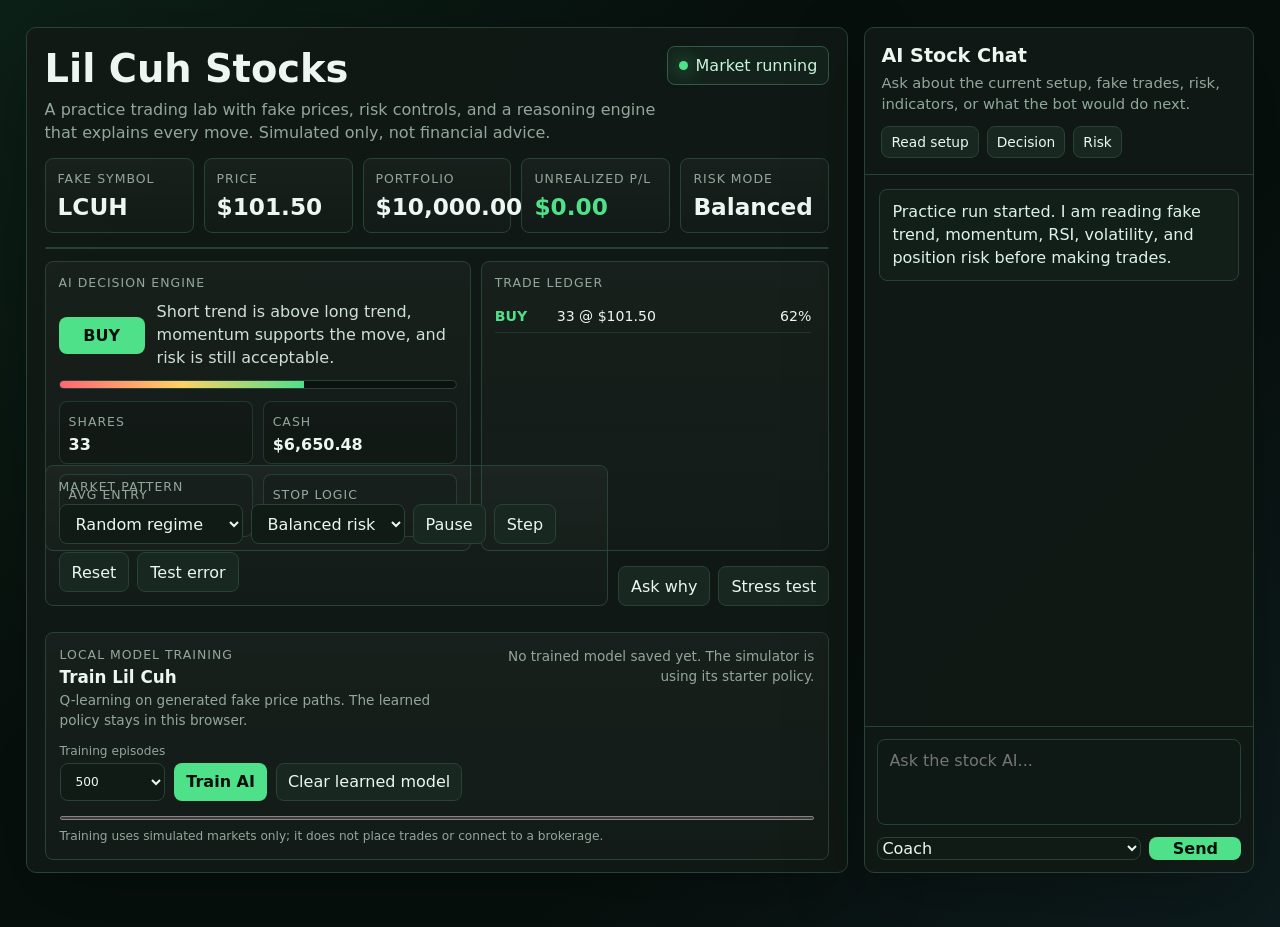
<file: public/lilcuh-ai.html>
<!DOCTYPE html>
<html lang="en">
<head>
<meta charset="UTF-8">
<meta name="viewport" content="width=device-width, initial-scale=1.0">
<title>Lil Cuh Stocks</title>
<style>
:root {
  color-scheme: dark;
  --bg: #07100d;
  --panel: #101915;
  --panel-2: #16221d;
  --line: #274237;
  --text: #edf7f1;
  --muted: #92a79c;
  --green: #4fe08a;
  --red: #ff6575;
  --gold: #ffd166;
  --blue: #62b6ff;
  --ink: #07100d;
}

* { box-sizing: border-box; }

body {
  margin: 0;
  min-height: 100vh;
  overflow: hidden;
  background:
    linear-gradient(135deg, rgba(79, 224, 138, 0.08), transparent 35%),
    linear-gradient(315deg, rgba(98, 182, 255, 0.07), transparent 35%),
    var(--bg);
  color: var(--text);
  font-family: Inter, ui-sans-serif, system-ui, -apple-system, BlinkMacSystemFont, "Segoe UI", sans-serif;
}

button, input, select, textarea {
  font: inherit;
}

button {
  border: 1px solid var(--line);
  background: #182720;
  color: var(--text);
  border-radius: 8px;
  cursor: pointer;
  transition: border-color 0.16s ease, background 0.16s ease, transform 0.16s ease;
}

button:hover {
  border-color: #3f705c;
  background: #20382d;
  transform: translateY(-1px);
}

.shell {
  width: min(1500px, 96vw);
  height: min(930px, 94vh);
  margin: 3vh auto;
  display: grid;
  grid-template-columns: minmax(0, 1fr) 390px;
  gap: 16px;
}

.market, .chat-panel {
  min-height: 0;
  border: 1px solid var(--line);
  background: rgba(16, 25, 21, 0.94);
  box-shadow: 0 24px 80px rgba(0, 0, 0, 0.25);
}

.market {
  display: grid;
  grid-template-rows: auto auto minmax(0, 1fr) auto;
  gap: 14px;
  padding: 18px;
  border-radius: 10px;
}

.chat-panel {
  display: grid;
  grid-template-rows: auto minmax(0, 1fr) auto;
  border-radius: 10px;
  overflow: hidden;
}

.top-row, .stat-grid, .control-row, .brain-grid, .position-grid {
  display: grid;
  gap: 10px;
}

.top-row {
  grid-template-columns: minmax(0, 1fr) auto;
  align-items: start;
}

.title h1 {
  margin: 0;
  font-size: clamp(1.7rem, 3vw, 2.65rem);
  letter-spacing: 0;
}

.title p {
  margin: 7px 0 0;
  color: var(--muted);
  max-width: 720px;
  line-height: 1.45;
}

.badge {
  display: inline-flex;
  align-items: center;
  gap: 8px;
  padding: 9px 11px;
  border: 1px solid #335849;
  border-radius: 8px;
  color: #c9f5dc;
  background: #13231b;
  white-space: nowrap;
}

.pulse {
  width: 9px;
  height: 9px;
  border-radius: 50%;
  background: var(--green);
  box-shadow: 0 0 18px rgba(79, 224, 138, 0.85);
}

.stat-grid {
  grid-template-columns: repeat(5, minmax(120px, 1fr));
}

.stat, .brain-card, .ledger, .chart-wrap, .control-card {
  border: 1px solid var(--line);
  background: linear-gradient(180deg, rgba(255, 255, 255, 0.035), rgba(255, 255, 255, 0.01));
  border-radius: 8px;
}

.stat {
  padding: 12px;
  min-width: 0;
}

.label {
  color: var(--muted);
  font-size: 0.78rem;
  text-transform: uppercase;
  letter-spacing: 0.08em;
}

.value {
  margin-top: 7px;
  font-size: 1.45rem;
  font-weight: 800;
  white-space: nowrap;
}

.green { color: var(--green); }
.red { color: var(--red); }
.gold { color: var(--gold); }
.blue { color: var(--blue); }

.chart-wrap {
  min-height: 0;
  display: grid;
  grid-template-rows: minmax(0, 1fr) auto;
  overflow: hidden;
}

canvas {
  width: 100%;
  height: 100%;
  display: block;
  background:
    linear-gradient(rgba(255, 255, 255, 0.035) 1px, transparent 1px),
    linear-gradient(90deg, rgba(255, 255, 255, 0.035) 1px, transparent 1px),
    #0a1410;
  background-size: 48px 48px;
}

.ticker-strip {
  display: grid;
  grid-template-columns: repeat(4, 1fr);
  border-top: 1px solid var(--line);
}

.ticker {
  padding: 11px 12px;
  border-right: 1px solid var(--line);
  min-width: 0;
}

.ticker:last-child { border-right: none; }
.ticker strong { display: block; }
.ticker span { color: var(--muted); font-size: 0.86rem; }

.brain-grid {
  grid-template-columns: 1.1fr 0.9fr;
  min-height: 190px;
}

.brain-card, .ledger, .control-card {
  padding: 13px;
  min-width: 0;
}

.decision {
  display: flex;
  align-items: center;
  gap: 12px;
  margin-top: 11px;
}

.decision-word {
  padding: 9px 12px;
  border-radius: 8px;
  background: var(--gold);
  color: var(--ink);
  font-weight: 900;
  min-width: 86px;
  text-align: center;
}

.reason {
  color: #cfe0d6;
  line-height: 1.42;
}

.meter {
  height: 9px;
  overflow: hidden;
  border-radius: 99px;
  background: #0b120f;
  border: 1px solid var(--line);
  margin-top: 10px;
}

.meter div {
  height: 100%;
  width: 50%;
  background: linear-gradient(90deg, var(--red), var(--gold), var(--green));
}

.position-grid {
  grid-template-columns: repeat(2, 1fr);
  margin-top: 12px;
}

.mini {
  padding: 9px;
  border: 1px solid rgba(39, 66, 55, 0.78);
  border-radius: 8px;
  background: rgba(0, 0, 0, 0.12);
}

.mini div:last-child {
  margin-top: 5px;
  font-weight: 800;
}

.ledger-list {
  height: 132px;
  overflow: auto;
  margin-top: 10px;
  padding-right: 4px;
}

.ledger-item {
  display: grid;
  grid-template-columns: 54px minmax(0, 1fr) auto;
  gap: 8px;
  padding: 8px 0;
  border-bottom: 1px solid rgba(39, 66, 55, 0.65);
  font-size: 0.88rem;
}

.control-row {
  grid-template-columns: minmax(0, 1fr) auto;
  align-items: end;
}

.training-card { margin-top: 12px; padding: 14px; }
.training-heading { display: flex; align-items: flex-start; justify-content: space-between; gap: 16px; }
.training-heading h2 { margin: 5px 0 4px; font-size: 1.05rem; }
.training-heading p,.training-status,.training-progress-text { margin: 0; color: var(--muted); font-size: .85rem; line-height: 1.45; }
.training-status { max-width: 46%; text-align: right; color: var(--blue); }
.training-controls { display: flex; align-items: end; gap: 9px; flex-wrap: wrap; margin-top: 13px; }
.training-controls label { display: grid; gap: 5px; color: var(--muted); font-size: .76rem; }
.training-controls select,.training-controls button { height: 38px; padding: 0 11px; }
.training-controls button:first-of-type { background: var(--green); color: var(--ink); border-color: transparent; font-weight: 800; }
.training-card progress { display: block; width: 100%; height: 8px; margin: 13px 0 6px; accent-color: var(--green); }
.training-progress-text { font-size: .76rem; }

.error-banner {
  display: none;
  align-items: center;
  justify-content: space-between;
  gap: 12px;
  margin-top: 12px;
  padding: 11px 12px;
  border: 1px solid rgba(255, 101, 117, 0.62);
  border-radius: 8px;
  background: rgba(255, 101, 117, 0.12);
  color: #ffd8dc;
}

.error-banner.visible {
  display: flex;
}

.error-banner button {
  flex: 0 0 auto;
  padding: 8px 10px;
  background: #35181b;
  border-color: rgba(255, 101, 117, 0.75);
}

.controls {
  display: flex;
  gap: 8px;
  flex-wrap: wrap;
}

.controls button, .controls select {
  height: 40px;
  padding: 0 12px;
}

select {
  border: 1px solid var(--line);
  border-radius: 8px;
  background: #101b16;
  color: var(--text);
}

.chat-head {
  padding: 16px;
  border-bottom: 1px solid var(--line);
}

.chat-head h2 {
  margin: 0;
  font-size: 1.2rem;
}

.chat-head p {
  margin: 6px 0 0;
  color: var(--muted);
  line-height: 1.4;
  font-size: 0.92rem;
}

.messages {
  min-height: 0;
  overflow: auto;
  padding: 14px;
}

.message {
  width: fit-content;
  max-width: 100%;
  padding: 11px 12px;
  margin-bottom: 11px;
  border: 1px solid var(--line);
  border-radius: 8px;
  line-height: 1.42;
  white-space: pre-wrap;
}

.message.ai {
  background: #121f19;
  color: #def2e6;
}

.message.user {
  margin-left: auto;
  background: #193026;
}

.quick-row {
  display: flex;
  gap: 8px;
  flex-wrap: wrap;
  margin-top: 12px;
}

.quick-row button {
  padding: 7px 9px;
  font-size: 0.86rem;
}

.chat-input {
  padding: 12px;
  border-top: 1px solid var(--line);
}

textarea {
  width: 100%;
  height: 86px;
  resize: none;
  border: 1px solid var(--line);
  border-radius: 8px;
  background: #0e1814;
  color: var(--text);
  padding: 11px;
  outline: none;
}

.send-row {
  display: grid;
  grid-template-columns: minmax(0, 1fr) 92px;
  gap: 8px;
  margin-top: 8px;
}

.send-row button {
  font-weight: 800;
  background: var(--green);
  color: var(--ink);
  border-color: transparent;
}

@media (max-width: 1100px) {
  body { overflow: auto; }
  .shell {
    height: auto;
    grid-template-columns: 1fr;
    margin: 12px auto;
  }
  .market { min-height: 820px; }
  .chat-panel { min-height: 620px; }
}

@media (max-width: 720px) {
  .shell { width: 100%; margin: 0; }
  .market, .chat-panel { border-radius: 0; }
  .top-row, .brain-grid, .control-row { grid-template-columns: 1fr; }
  .stat-grid { grid-template-columns: repeat(2, 1fr); }
  .ticker-strip { grid-template-columns: repeat(2, 1fr); }
  .value { font-size: 1.18rem; }
  .training-heading { display: block; }
  .training-status { max-width: none; margin-top: 8px; text-align: left; }
}
</style>
</head>
<body>
<div class="shell">
  <main class="market">
    <section class="top-row">
      <div class="title">
        <h1>Lil Cuh Stocks</h1>
        <p>A practice trading lab with fake prices, risk controls, and a reasoning engine that explains every move. Simulated only, not financial advice.</p>
      </div>
      <div class="badge"><span class="pulse"></span><span id="runState">Market running</span></div>
    </section>

    <section class="stat-grid">
      <div class="stat"><div class="label">Fake Symbol</div><div class="value" id="symbol">LCUH</div></div>
      <div class="stat"><div class="label">Price</div><div class="value" id="price">$100.00</div></div>
      <div class="stat"><div class="label">Portfolio</div><div class="value" id="portfolio">$10,000</div></div>
      <div class="stat"><div class="label">Unrealized P/L</div><div class="value" id="pnl">$0</div></div>
      <div class="stat"><div class="label">Risk Mode</div><div class="value" id="riskMode">Balanced</div></div>
    </section>

    <section class="chart-wrap">
      <canvas id="chart" width="1100" height="560" aria-label="Fake stock chart"></canvas>
      <div class="ticker-strip" id="tickerStrip"></div>
    </section>

    <section class="brain-grid">
      <div class="brain-card">
        <div class="label">AI Decision Engine</div>
        <div class="decision">
          <div class="decision-word" id="decisionWord">HOLD</div>
          <div class="reason" id="decisionReason">Waiting for enough fake candles to estimate trend, momentum, and risk.</div>
        </div>
        <div class="meter"><div id="confidenceMeter"></div></div>
        <div class="position-grid">
          <div class="mini"><span class="label">Shares</span><div id="shares">0</div></div>
          <div class="mini"><span class="label">Cash</span><div id="cash">$10,000</div></div>
          <div class="mini"><span class="label">Avg Entry</span><div id="avgEntry">-</div></div>
          <div class="mini"><span class="label">Stop Logic</span><div id="stopLogic">Armed after entry</div></div>
        </div>
      </div>
      <div class="ledger">
        <div class="label">Trade Ledger</div>
        <div class="ledger-list" id="ledger"></div>
      </div>
    </section>

    <section class="control-row">
      <div class="control-card">
        <div class="label">Market Pattern</div>
        <div class="controls" style="margin-top:10px;">
          <select id="patternSelect">
            <option value="random">Random regime</option>
            <option value="trend">Trend climb</option>
            <option value="selloff">Sharp selloff</option>
            <option value="chop">Sideways chop</option>
            <option value="breakout">Breakout fakeout</option>
          </select>
          <select id="riskSelect">
            <option value="balanced">Balanced risk</option>
            <option value="careful">Careful risk</option>
            <option value="bold">Bold risk</option>
          </select>
          <button id="pauseBtn">Pause</button>
          <button id="stepBtn">Step</button>
          <button id="resetBtn">Reset</button>
          <button id="testErrorBtn">Test error</button>
        </div>
        <div id="errorBanner" class="error-banner">
          <span id="errorText">AI error detected.</span>
          <button id="cancelErrorBtn">Cancel</button>
        </div>
      </div>
      <div class="controls">
        <button id="askWhyBtn">Ask why</button>
        <button id="stressBtn">Stress test</button>
      </div>
    </section>

    <section class="control-card training-card" aria-labelledby="trainingTitle">
      <div class="training-heading">
        <div>
          <div class="label">LOCAL MODEL TRAINING</div>
          <h2 id="trainingTitle">Train Lil Cuh</h2>
          <p>Q-learning on generated fake price paths. The learned policy stays in this browser.</p>
        </div>
        <p class="training-status" id="modelStatus">No trained model saved yet. The simulator is using its starter policy.</p>
      </div>
      <div class="training-controls">
        <label for="trainingEpisodes">Training episodes
          <select id="trainingEpisodes">
            <option value="100">100</option>
            <option value="500" selected>500</option>
            <option value="1000">1,000</option>
          </select>
        </label>
        <button id="trainModelBtn" type="button">Train AI</button>
        <button id="resetModelBtn" type="button">Clear learned model</button>
      </div>
      <progress id="trainingProgress" max="100" value="0" aria-label="Training progress"></progress>
      <p class="training-progress-text" id="trainingProgressText">Training uses simulated markets only; it does not place trades or connect to a brokerage.</p>
    </section>
  </main>

  <aside class="chat-panel">
    <div class="chat-head">
      <h2>AI Stock Chat</h2>
      <p>Ask about the current setup, fake trades, risk, indicators, or what the bot would do next.</p>
      <div class="quick-row">
        <button data-prompt="What are you seeing right now?">Read setup</button>
        <button data-prompt="Should we buy, sell, or wait?">Decision</button>
        <button data-prompt="Explain the risk like I am new.">Risk</button>
      </div>
    </div>
    <div class="messages" id="messages"></div>
    <div class="chat-input">
      <textarea id="chatInput" placeholder="Ask the stock AI..."></textarea>
      <div class="send-row">
        <select id="toneSelect">
          <option value="coach">Coach</option>
          <option value="analyst">Analyst</option>
          <option value="simple">Simple</option>
        </select>
        <button id="sendBtn">Send</button>
      </div>
    </div>
  </aside>
</div>

<script>
const chart = document.getElementById('chart');
const ctx = chart.getContext('2d');
const els = {
  runState: document.getElementById('runState'),
  price: document.getElementById('price'),
  portfolio: document.getElementById('portfolio'),
  pnl: document.getElementById('pnl'),
  riskMode: document.getElementById('riskMode'),
  decisionWord: document.getElementById('decisionWord'),
  decisionReason: document.getElementById('decisionReason'),
  confidenceMeter: document.getElementById('confidenceMeter'),
  shares: document.getElementById('shares'),
  cash: document.getElementById('cash'),
  avgEntry: document.getElementById('avgEntry'),
  stopLogic: document.getElementById('stopLogic'),
  errorBanner: document.getElementById('errorBanner'),
  errorText: document.getElementById('errorText'),
  ledger: document.getElementById('ledger'),
  tickerStrip: document.getElementById('tickerStrip'),
  messages: document.getElementById('messages'),
  chatInput: document.getElementById('chatInput'),
  modelStatus: document.getElementById('modelStatus'),
  trainingProgress: document.getElementById('trainingProgress'),
  trainingProgressText: document.getElementById('trainingProgressText')
};

const MODEL_STORAGE_KEY = 'lilcuh-stock-q-learning-v1';
function loadModel() {
  try {
    const saved = JSON.parse(localStorage.getItem(MODEL_STORAGE_KEY) || '{}');
    const qTable = saved.qTable && typeof saved.qTable === 'object' ? saved.qTable : {};
    return {
      qTable,
      trainedEpisodes: Number.isFinite(saved.trainedEpisodes) ? saved.trainedEpisodes : 0,
      lastAverageReturn: Number.isFinite(saved.lastAverageReturn) ? saved.lastAverageReturn : null,
    };
  } catch {
    return { qTable: {}, trainedEpisodes: 0, lastAverageReturn: null };
  }
}
const savedModel = loadModel();

const state = {
  symbol: 'LCUH',
  price: 100,
  cash: 10000,
  shares: 0,
  avgEntry: 0,
  tick: 0,
  running: true,
  pattern: 'random',
  risk: 'balanced',
  emergencyError: null,
  candles: [],
  trades: [],
  lastDecision: null,
  qTable: savedModel.qTable,
  trainedEpisodes: savedModel.trainedEpisodes,
  lastAverageReturn: savedModel.lastAverageReturn,
  companion: [
    { symbol: 'RABT', price: 48, drift: 0.03 },
    { symbol: 'HAT', price: 132, drift: -0.02 },
    { symbol: 'BYTE', price: 74, drift: 0.01 },
    { symbol: 'NOVA', price: 215, drift: 0.04 }
  ]
};

const riskProfiles = {
  careful: { maxAllocation: 0.22, stopLoss: 0.035, takeProfit: 0.07, confidenceToBuy: 66, confidenceToSell: 58 },
  balanced: { maxAllocation: 0.34, stopLoss: 0.052, takeProfit: 0.095, confidenceToBuy: 61, confidenceToSell: 55 },
  bold: { maxAllocation: 0.48, stopLoss: 0.075, takeProfit: 0.13, confidenceToBuy: 56, confidenceToSell: 52 }
};

function money(value) {
  return value.toLocaleString(undefined, { style: 'currency', currency: 'USD', maximumFractionDigits: 2 });
}

function clamp(value, min, max) {
  return Math.max(min, Math.min(max, value));
}

function average(values) {
  if (!values.length) return 0;
  return values.reduce((sum, value) => sum + value, 0) / values.length;
}

function ema(values, period) {
  if (!values.length) return 0;
  const k = 2 / (period + 1);
  return values.reduce((prev, value, index) => index === 0 ? value : value * k + prev * (1 - k), values[0]);
}

function rsi(values, period = 14) {
  if (values.length < period + 1) return 50;
  const slice = values.slice(-period - 1);
  let gains = 0;
  let losses = 0;
  for (let i = 1; i < slice.length; i++) {
    const change = slice[i] - slice[i - 1];
    if (change >= 0) gains += change;
    else losses -= change;
  }
  if (losses === 0) return 100;
  const rs = gains / losses;
  return 100 - (100 / (1 + rs));
}

function volatility(values, period = 20) {
  if (values.length < 3) return 0;
  const returns = values.slice(-period).map((value, index, arr) => index === 0 ? 0 : (value - arr[index - 1]) / arr[index - 1]).slice(1);
  const mean = average(returns);
  return Math.sqrt(average(returns.map(value => Math.pow(value - mean, 2))));
}

function policyStateKey(prices, index, holding) {
  const current = prices[index];
  const short = average(prices.slice(Math.max(0, index - 7), index + 1));
  const long = average(prices.slice(Math.max(0, index - 20), index + 1));
  const prior = prices[Math.max(0, index - 5)] || current;
  const momentum = prior ? ((current - prior) / prior) * 100 : 0;
  const strength = rsi(prices.slice(0, index + 1));
  const trendBand = short >= long ? 'up' : 'down';
  const momentumBand = momentum < -0.35 ? 'down' : momentum > 0.35 ? 'up' : 'flat';
  const rsiBand = strength < 38 ? 'low' : strength > 68 ? 'high' : 'mid';
  return `${trendBand}:${momentumBand}:${rsiBand}:${holding ? 'in' : 'out'}`;
}

function qValues(key) {
  if (!Array.isArray(state.qTable[key]) || state.qTable[key].length !== 3) state.qTable[key] = [0, 0, 0];
  return state.qTable[key];
}

function trainedChoice(prices, index, holding) {
  if (!state.trainedEpisodes) return null;
  const values = state.qTable[policyStateKey(prices, index, holding)];
  if (!Array.isArray(values)) return null;
  const actions = holding ? [0, 2] : [0, 1];
  const ranked = [...actions].sort((a, b) => values[b] - values[a]);
  return { action: ['HOLD', 'BUY', 'SELL'][ranked[0]], gap: values[ranked[0]] - values[ranked[1]] };
}

function createTrainingPrices() {
  const regimes = ['random', 'trend', 'selloff', 'chop', 'breakout'];
  const offset = Math.floor(Math.random() * regimes.length);
  const prices = [100];
  for (let i = 1; i < 241; i++) {
    const regime = regimes[(Math.floor(i / 48) + offset) % regimes.length];
    let drift = 0;
    if (regime === 'random') drift = (Math.random() - 0.52) * 0.16;
    if (regime === 'trend') drift = 0.09;
    if (regime === 'selloff') drift = -0.11;
    if (regime === 'chop') drift = Math.sin(i / 2.5) * 0.12;
    if (regime === 'breakout') drift = i % 48 < 34 ? 0.12 : -0.2;
    const noise = (Math.random() - 0.5) * 0.72;
    prices.push(clamp(prices.at(-1) * (1 + (drift + noise) / 100), 18, 520));
  }
  return prices;
}

function trainEpisode(epsilon) {
  const prices = createTrainingPrices();
  let cash = 10000;
  let shares = 0;
  let episodeReward = 0;
  for (let i = 20; i < prices.length - 1; i++) {
    const price = prices[i];
    const key = policyStateKey(prices, i, shares > 0);
    const values = qValues(key);
    const validActions = shares > 0 ? [0, 2] : [0, 1];
    let action;
    if (Math.random() < epsilon) action = validActions[Math.floor(Math.random() * validActions.length)];
    else action = validActions.reduce((best, item) => values[item] > values[best] ? item : best, validActions[0]);

    const equityBefore = cash + shares * price;
    let transactionCost = 0;
    if (action === 1 && shares === 0) {
      shares = Math.floor(cash * 0.25 / price);
      const cost = shares * price;
      cash -= cost;
      transactionCost = cost > 0 ? 0.02 : 0;
    } else if (action === 2 && shares > 0) {
      cash += shares * price;
      shares = 0;
      transactionCost = 0.02;
    }

    const nextPrice = prices[i + 1];
    const reward = (cash + shares * nextPrice - equityBefore) / 100 - transactionCost;
    episodeReward += reward;
    const nextKey = policyStateKey(prices, i + 1, shares > 0);
    const nextValues = qValues(nextKey);
    const nextActions = shares > 0 ? [0, 2] : [0, 1];
    const bestNext = Math.max(...nextActions.map(item => nextValues[item]));
    values[action] += 0.12 * (reward + 0.94 * bestNext - values[action]);
  }
  const finalEquity = cash + shares * prices.at(-1);
  return { percentReturn: (finalEquity - 10000) / 100, reward: episodeReward };
}

function saveModel() {
  try {
    localStorage.setItem(MODEL_STORAGE_KEY, JSON.stringify({
      qTable: state.qTable,
      trainedEpisodes: state.trainedEpisodes,
      lastAverageReturn: state.lastAverageReturn,
    }));
  } catch (error) {
    console.warn('Could not save Lil Cuh training model:', error);
  }
}

function updateModelStatus() {
  if (!state.trainedEpisodes) {
    els.modelStatus.textContent = 'No trained model saved yet. The simulator is using its starter policy.';
    return;
  }
  const avg = Number.isFinite(state.lastAverageReturn) ? ` Last batch average fake return: ${state.lastAverageReturn.toFixed(2)}%.` : '';
  els.modelStatus.textContent = `Learned policy saved in this browser · ${state.trainedEpisodes.toLocaleString()} episodes.${avg}`;
}

async function trainModel() {
  const button = document.getElementById('trainModelBtn');
  const modelReset = document.getElementById('resetModelBtn');
  const lockedControls = ['pauseBtn', 'stepBtn', 'resetBtn'].map(id => document.getElementById(id));
  const episodes = clamp(Number(document.getElementById('trainingEpisodes').value) || 100, 1, 1000);
  const wasRunning = state.running;
  state.running = false;
  els.runState.textContent = 'Training model';
  button.disabled = true;
  modelReset.disabled = true;
  lockedControls.forEach(control => control.disabled = true);
  button.textContent = 'Training…';
  els.trainingProgress.value = 0;
  let totalReturn = 0;
  const yieldEvery = Math.max(5, Math.floor(episodes / 50));
  try {
    for (let episode = 0; episode < episodes; episode++) {
      const epsilon = Math.max(0.04, 0.32 * (1 - episode / episodes));
      totalReturn += trainEpisode(epsilon).percentReturn;
      if ((episode + 1) % yieldEvery === 0 || episode + 1 === episodes) {
        const progress = Math.round((episode + 1) / episodes * 100);
        els.trainingProgress.value = progress;
        els.trainingProgressText.textContent = `Training episode ${(episode + 1).toLocaleString()} of ${episodes.toLocaleString()} · exploring fake trend, selloff, chop, and breakout paths.`;
        await new Promise(resolve => setTimeout(resolve, 0));
      }
    }
    state.trainedEpisodes += episodes;
    state.lastAverageReturn = totalReturn / episodes;
    saveModel();
    updateModelStatus();
    addAiMessage(`Training finished on ${episodes.toLocaleString()} generated fake-market episodes. I updated my local Q-learning policy; its average simulated return this batch was ${state.lastAverageReturn.toFixed(2)}%.`);
  } catch (error) {
    els.trainingProgressText.textContent = `Training stopped: ${error.message || String(error)}`;
    console.error('Lil Cuh training error:', error);
  } finally {
    state.running = wasRunning;
    els.runState.textContent = state.running ? 'Market running' : 'Market paused';
    document.getElementById('pauseBtn').textContent = state.running ? 'Pause' : 'Resume';
    button.disabled = false;
    modelReset.disabled = false;
    lockedControls.forEach(control => control.disabled = false);
    button.textContent = 'Train AI';
    render();
  }
}

function nextMove() {
  const t = state.tick;
  const noise = (Math.random() - 0.5) * 1.15;
  let drift = 0;
  if (state.pattern === 'random') drift = Math.sin(t / 17) * 0.18 + (Math.random() - 0.48) * 0.28;
  if (state.pattern === 'trend') drift = 0.24 + Math.sin(t / 12) * 0.12;
  if (state.pattern === 'selloff') drift = -0.28 + Math.sin(t / 10) * 0.16;
  if (state.pattern === 'chop') drift = Math.sin(t / 3) * 0.38;
  if (state.pattern === 'breakout') drift = t % 70 < 45 ? 0.2 : -0.55;
  return drift + noise;
}

function makeCandle() {
  const open = state.price;
  const move = nextMove();
  const close = clamp(open + move, 8, 400);
  const high = Math.max(open, close) + Math.random() * 0.9;
  const low = Math.min(open, close) - Math.random() * 0.9;
  const volume = Math.round(95000 + Math.abs(move) * 120000 + Math.random() * 85000);
  state.price = close;
  state.tick += 1;
  state.candles.push({ open, high, low, close, volume, tick: state.tick });
  if (state.candles.length > 180) state.candles.shift();
  state.companion.forEach(item => {
    item.price = clamp(item.price + item.drift + (Math.random() - 0.5) * 1.4, 5, 500);
  });
}

function analyzeMarket() {
  const closes = state.candles.map(candle => candle.close);
  const shortEma = ema(closes.slice(-18), 8);
  const longEma = ema(closes.slice(-45), 21);
  const momentum = closes.length > 10 ? ((closes.at(-1) - closes.at(-10)) / closes.at(-10)) * 100 : 0;
  const strength = rsi(closes);
  const vol = volatility(closes) * 100;
  const trendScore = clamp((shortEma - longEma) * 5, -25, 25);
  const momentumScore = clamp(momentum * 3.5, -24, 24);
  const rsiScore = strength < 34 ? 16 : strength > 72 ? -17 : (strength - 50) * 0.45;
  const volPenalty = vol > 1.7 ? -10 : vol < 0.55 ? 4 : 0;
  const positionRisk = state.shares > 0 && state.avgEntry ? ((state.price - state.avgEntry) / state.avgEntry) * 100 : 0;
  let confidence = clamp(50 + trendScore + momentumScore + rsiScore + volPenalty, 5, 96);
  const profile = riskProfiles[state.risk];
  const learned = trainedChoice(closes, closes.length - 1, state.shares > 0);
  let action = 'HOLD';
  let reason = 'Signals are mixed, so patience has better odds than forcing a trade.';

  if (state.shares > 0 && positionRisk <= -profile.stopLoss * 100) {
    action = 'SELL';
    reason = 'Stop loss triggered. The bot protects cash when the fake trade moves too far against entry.';
  } else if (state.shares > 0 && positionRisk >= profile.takeProfit * 100 && strength > 68) {
    action = 'SELL';
    reason = 'Profit target area reached while RSI is hot. The bot locks gains instead of chasing.';
  } else if (learned) {
    action = learned.action;
    confidence = clamp(52 + learned.gap * 300, 5, 96);
    reason = `The locally trained policy chose ${action} from its learned action values for this trend, momentum, RSI, and position state.`;
  } else if (confidence >= profile.confidenceToBuy && state.shares === 0 && strength < 76) {
    action = 'BUY';
    reason = 'Short trend is above long trend, momentum supports the move, and risk is still acceptable.';
  } else if (state.shares > 0 && confidence <= profile.confidenceToSell) {
    action = 'SELL';
    reason = 'Confidence faded below the exit line. The bot steps out before weakness gets expensive.';
  } else if (state.shares > 0) {
    action = 'HOLD';
    reason = 'Already in the trade. Trend has not broken the exit rules yet.';
  }

  return { action, reason, confidence, shortEma, longEma, momentum, rsi: strength, vol, positionRisk };
}

function detectMarketError(decision) {
  const candles = state.candles;
  const latest = candles.at(-1);
  const previous = candles.at(-2);
  if (!latest || !Number.isFinite(latest.close) || latest.close <= 0) {
    return 'Bad price feed: latest fake price is invalid.';
  }
  if (!previous) return null;

  const oneTickMove = ((latest.close - previous.close) / previous.close) * 100;
  if (Math.abs(oneTickMove) >= 4.5) {
    return `AI detected a price-feed shock: ${oneTickMove.toFixed(2)}% in one tick.`;
  }
  if (state.shares > 0 && decision.vol >= 3.2 && decision.confidence < 45) {
    return 'AI detected unstable volatility while holding a position.';
  }
  if (state.shares > 0 && decision.positionRisk <= -12) {
    return 'AI detected emergency drawdown beyond normal stop rules.';
  }
  return null;
}

function triggerEmergencySell(message) {
  if (state.emergencyError) return;
  state.emergencyError = message;
  if (state.shares > 0) {
    const quantity = state.shares;
    state.cash += quantity * state.price;
    state.shares = 0;
    state.avgEntry = 0;
    logTrade('ERROR SELL', quantity, state.price, 100);
  }
  state.running = false;
  document.getElementById('pauseBtn').textContent = 'Resume';
  els.runState.textContent = 'Emergency paused';
  addAiMessage(`${message}\n\nEmergency safety fired. I immediately sold the fake stock and paused auto-trading.`);
}

function clearEmergencyError() {
  state.emergencyError = null;
  els.errorBanner.classList.remove('visible');
  els.errorText.textContent = 'AI error detected.';
  els.runState.textContent = state.running ? 'Market running' : 'Market paused';
  addAiMessage('Emergency error canceled. Auto-trading stays paused until you press Resume.');
}

function executeDecision(decision) {
  const profile = riskProfiles[state.risk];
  if (decision.action === 'BUY' && state.shares === 0) {
    const allocation = state.cash * profile.maxAllocation;
    const quantity = Math.max(1, Math.floor(allocation / state.price));
    const cost = quantity * state.price;
    if (cost <= state.cash) {
      state.cash -= cost;
      state.shares = quantity;
      state.avgEntry = state.price;
      logTrade('BUY', quantity, state.price, decision.confidence);
    }
  }

  if (decision.action === 'SELL' && state.shares > 0) {
    const quantity = state.shares;
    state.cash += quantity * state.price;
    state.shares = 0;
    state.avgEntry = 0;
    logTrade('SELL', quantity, state.price, decision.confidence);
  }
}

function logTrade(side, quantity, price, confidence) {
  state.trades.unshift({ side, quantity, price, confidence, tick: state.tick });
  state.trades = state.trades.slice(0, 16);
}

function drawChart() {
  const rect = chart.getBoundingClientRect();
  const scale = window.devicePixelRatio || 1;
  chart.width = Math.floor(rect.width * scale);
  chart.height = Math.floor(rect.height * scale);
  ctx.setTransform(scale, 0, 0, scale, 0, 0);
  const width = rect.width;
  const height = rect.height;
  ctx.clearRect(0, 0, width, height);

  const candles = state.candles;
  if (!candles.length) return;
  const pad = 28;
  const highs = candles.map(candle => candle.high);
  const lows = candles.map(candle => candle.low);
  const max = Math.max(...highs);
  const min = Math.min(...lows);
  const range = Math.max(1, max - min);
  const candleWidth = Math.max(4, (width - pad * 2) / candles.length);

  function y(price) {
    return pad + (max - price) / range * (height - pad * 2);
  }

  ctx.strokeStyle = 'rgba(237,247,241,0.08)';
  ctx.lineWidth = 1;
  for (let i = 0; i < 5; i++) {
    const yy = pad + i * (height - pad * 2) / 4;
    ctx.beginPath();
    ctx.moveTo(pad, yy);
    ctx.lineTo(width - pad, yy);
    ctx.stroke();
  }

  candles.forEach((candle, index) => {
    const x = pad + index * candleWidth + candleWidth / 2;
    const up = candle.close >= candle.open;
    ctx.strokeStyle = up ? '#4fe08a' : '#ff6575';
    ctx.fillStyle = up ? '#4fe08a' : '#ff6575';
    ctx.beginPath();
    ctx.moveTo(x, y(candle.high));
    ctx.lineTo(x, y(candle.low));
    ctx.stroke();
    const top = y(Math.max(candle.open, candle.close));
    const bottom = y(Math.min(candle.open, candle.close));
    ctx.fillRect(x - candleWidth * 0.28, top, candleWidth * 0.56, Math.max(2, bottom - top));
  });

  const closes = candles.map(candle => candle.close);
  drawLine(closes.map((_, i) => ema(closes.slice(0, i + 1), 8)), '#62b6ff', y, candleWidth, pad);
  drawLine(closes.map((_, i) => ema(closes.slice(0, i + 1), 21)), '#ffd166', y, candleWidth, pad);
}

function drawLine(values, color, y, candleWidth, pad) {
  ctx.strokeStyle = color;
  ctx.lineWidth = 2;
  ctx.beginPath();
  values.forEach((value, index) => {
    const x = pad + index * candleWidth + candleWidth / 2;
    if (index === 0) ctx.moveTo(x, y(value));
    else ctx.lineTo(x, y(value));
  });
  ctx.stroke();
}

function render() {
  const decision = analyzeMarket();
  state.lastDecision = decision;
  const error = state.emergencyError || detectMarketError(decision);
  if (error) {
    if (!state.emergencyError) triggerEmergencySell(error);
    decision.action = 'ERROR';
    decision.reason = 'Emergency protection is active. The bot sold immediately and paused trading.';
    decision.confidence = 100;
  } else {
    executeDecision(decision);
  }
  const portfolio = state.cash + state.shares * state.price;
  const unrealized = state.shares ? (state.price - state.avgEntry) * state.shares : 0;

  els.price.textContent = money(state.price);
  els.portfolio.textContent = money(portfolio);
  els.pnl.textContent = money(unrealized);
  els.pnl.className = `value ${unrealized >= 0 ? 'green' : 'red'}`;
  els.riskMode.textContent = state.risk[0].toUpperCase() + state.risk.slice(1);
  els.decisionWord.textContent = decision.action;
  els.decisionWord.style.background = decision.action === 'BUY' ? 'var(--green)' : decision.action === 'SELL' || decision.action === 'ERROR' ? 'var(--red)' : 'var(--gold)';
  els.decisionReason.textContent = decision.reason;
  els.confidenceMeter.style.width = `${decision.confidence}%`;
  els.shares.textContent = state.shares;
  els.cash.textContent = money(state.cash);
  els.avgEntry.textContent = state.avgEntry ? money(state.avgEntry) : '-';
  els.stopLogic.textContent = state.avgEntry ? `${money(state.avgEntry * (1 - riskProfiles[state.risk].stopLoss))}` : 'Armed after entry';
  els.errorBanner.classList.toggle('visible', Boolean(state.emergencyError));
  els.errorText.textContent = state.emergencyError || 'AI error detected.';
  updateModelStatus();

  els.ledger.innerHTML = state.trades.length
    ? state.trades.map(trade => `<div class="ledger-item"><strong class="${trade.side === 'BUY' ? 'green' : 'red'}">${trade.side}</strong><span>${trade.quantity} @ ${money(trade.price)}</span><span>${Math.round(trade.confidence)}%</span></div>`).join('')
    : '<div class="message ai">No trades yet. The bot is waiting for a clean fake setup.</div>';

  els.tickerStrip.innerHTML = state.companion.map(item => {
    const move = item.drift + (Math.random() - 0.5) * 0.2;
    return `<div class="ticker"><strong>${item.symbol} <span class="${move >= 0 ? 'green' : 'red'}">${move >= 0 ? '+' : ''}${move.toFixed(2)}%</span></strong><span>${money(item.price)}</span></div>`;
  }).join('');

  drawChart();
}

function stepMarket() {
  makeCandle();
  render();
}

function reset() {
  state.price = 100;
  state.cash = 10000;
  state.shares = 0;
  state.avgEntry = 0;
  state.tick = 0;
  state.running = true;
  state.emergencyError = null;
  document.getElementById('pauseBtn').textContent = 'Pause';
  els.runState.textContent = 'Market running';
  state.candles = [];
  state.trades = [];
  for (let i = 0; i < 44; i++) makeCandle();
  render();
  addAiMessage('Fresh fake market loaded. I will wait for evidence, size trades by risk, and explain every move.');
}

function marketLoop() {
  if (state.running) stepMarket();
}

function answerQuestion(text) {
  const d = state.lastDecision || analyzeMarket();
  const profile = riskProfiles[state.risk];
  const tone = document.getElementById('toneSelect').value;
  const base = {
    coach: 'Here is the move: ',
    analyst: 'Current model readout: ',
    simple: 'Simple answer: '
  }[tone];
  const lower = text.toLowerCase();
  let answer = `${base}${d.action}. Confidence is ${Math.round(d.confidence)}%.\n\n${d.reason}\n\nTrend: EMA8 ${money(d.shortEma)} vs EMA21 ${money(d.longEma)}. Momentum: ${d.momentum.toFixed(2)}%. RSI: ${d.rsi.toFixed(0)}. Volatility: ${d.vol.toFixed(2)}%.`;

  if (lower.includes('risk')) {
    answer = `${base}risk comes first. In ${state.risk} mode I cap fake allocation at ${Math.round(profile.maxAllocation * 100)}%, use a ${Math.round(profile.stopLoss * 1000) / 10}% stop area, and take profit near ${Math.round(profile.takeProfit * 1000) / 10}% when momentum gets stretched.`;
  }
  if (lower.includes('buy') || lower.includes('sell') || lower.includes('wait') || lower.includes('decision')) {
    answer = `${base}${d.action}. I need trend, momentum, and RSI to agree before buying. I sell when the stop hits, profit gets hot, or confidence breaks down. Right now: ${d.reason}`;
  }
  if (lower.includes('why') || lower.includes('seeing') || lower.includes('setup')) {
    answer = `${base}the fake chart is giving ${d.momentum >= 0 ? 'positive' : 'negative'} momentum with RSI at ${d.rsi.toFixed(0)}. Confidence is ${Math.round(d.confidence)}%, so the bot chooses ${d.action} instead of guessing.`;
  }
  return `${answer}\n\nThis is a practice simulation with fake stocks, not real investment advice.`;
}

function addAiMessage(text) {
  addMessage(text, 'ai');
}

function addMessage(text, type) {
  const node = document.createElement('div');
  node.className = `message ${type}`;
  node.textContent = text;
  els.messages.appendChild(node);
  els.messages.scrollTop = els.messages.scrollHeight;
}

function sendChat() {
  const text = els.chatInput.value.trim();
  if (!text) return;
  els.chatInput.value = '';
  addMessage(text, 'user');
  addAiMessage(answerQuestion(text));
}

document.getElementById('pauseBtn').addEventListener('click', event => {
  if (state.emergencyError) {
    addAiMessage('Cancel the emergency error first, then press Resume when you are ready.');
    return;
  }
  state.running = !state.running;
  event.target.textContent = state.running ? 'Pause' : 'Resume';
  els.runState.textContent = state.running ? 'Market running' : 'Market paused';
});

document.getElementById('stepBtn').addEventListener('click', stepMarket);
document.getElementById('resetBtn').addEventListener('click', reset);
document.getElementById('trainModelBtn').addEventListener('click', trainModel);
document.getElementById('resetModelBtn').addEventListener('click', () => {
  state.qTable = {};
  state.trainedEpisodes = 0;
  state.lastAverageReturn = null;
  els.trainingProgress.value = 0;
  els.trainingProgressText.textContent = 'Learned model cleared. Train again using generated fake markets.';
  try { localStorage.removeItem(MODEL_STORAGE_KEY); } catch (error) { console.warn('Could not clear saved Lil Cuh model:', error); }
  render();
  addAiMessage('I cleared my locally trained policy. I am back on the starter rule-based strategy until you train again.');
});
document.getElementById('testErrorBtn').addEventListener('click', () => {
  triggerEmergencySell('Manual AI error test: simulated decision fault.');
  render();
});
document.getElementById('cancelErrorBtn').addEventListener('click', clearEmergencyError);
document.getElementById('sendBtn').addEventListener('click', sendChat);
document.getElementById('askWhyBtn').addEventListener('click', () => addAiMessage(answerQuestion('why')));
document.getElementById('stressBtn').addEventListener('click', () => {
  state.pattern = 'selloff';
  document.getElementById('patternSelect').value = 'selloff';
  addAiMessage('Stress test switched on. I am watching stops, cash preservation, and whether weakness is controlled or accelerating.');
});

document.getElementById('patternSelect').addEventListener('change', event => {
  state.pattern = event.target.value;
  addAiMessage(`Pattern changed to ${event.target.options[event.target.selectedIndex].text}. I will adapt using the same rules, not hindsight.`);
});

document.getElementById('riskSelect').addEventListener('change', event => {
  state.risk = event.target.value;
  render();
  addAiMessage(`Risk mode set to ${event.target.options[event.target.selectedIndex].text}. Position sizing and exits updated.`);
});

document.querySelectorAll('[data-prompt]').forEach(button => {
  button.addEventListener('click', () => {
    els.chatInput.value = button.dataset.prompt;
    sendChat();
  });
});

els.chatInput.addEventListener('keydown', event => {
  if (event.key === 'Enter' && !event.shiftKey) {
    event.preventDefault();
    sendChat();
  }
});

window.addEventListener('resize', drawChart);

for (let i = 0; i < 44; i++) makeCandle();
render();
addAiMessage('Practice run started. I am reading fake trend, momentum, RSI, volatility, and position risk before making trades.');
setInterval(marketLoop, 1100);
</script>
</body>
</html>
</file>
